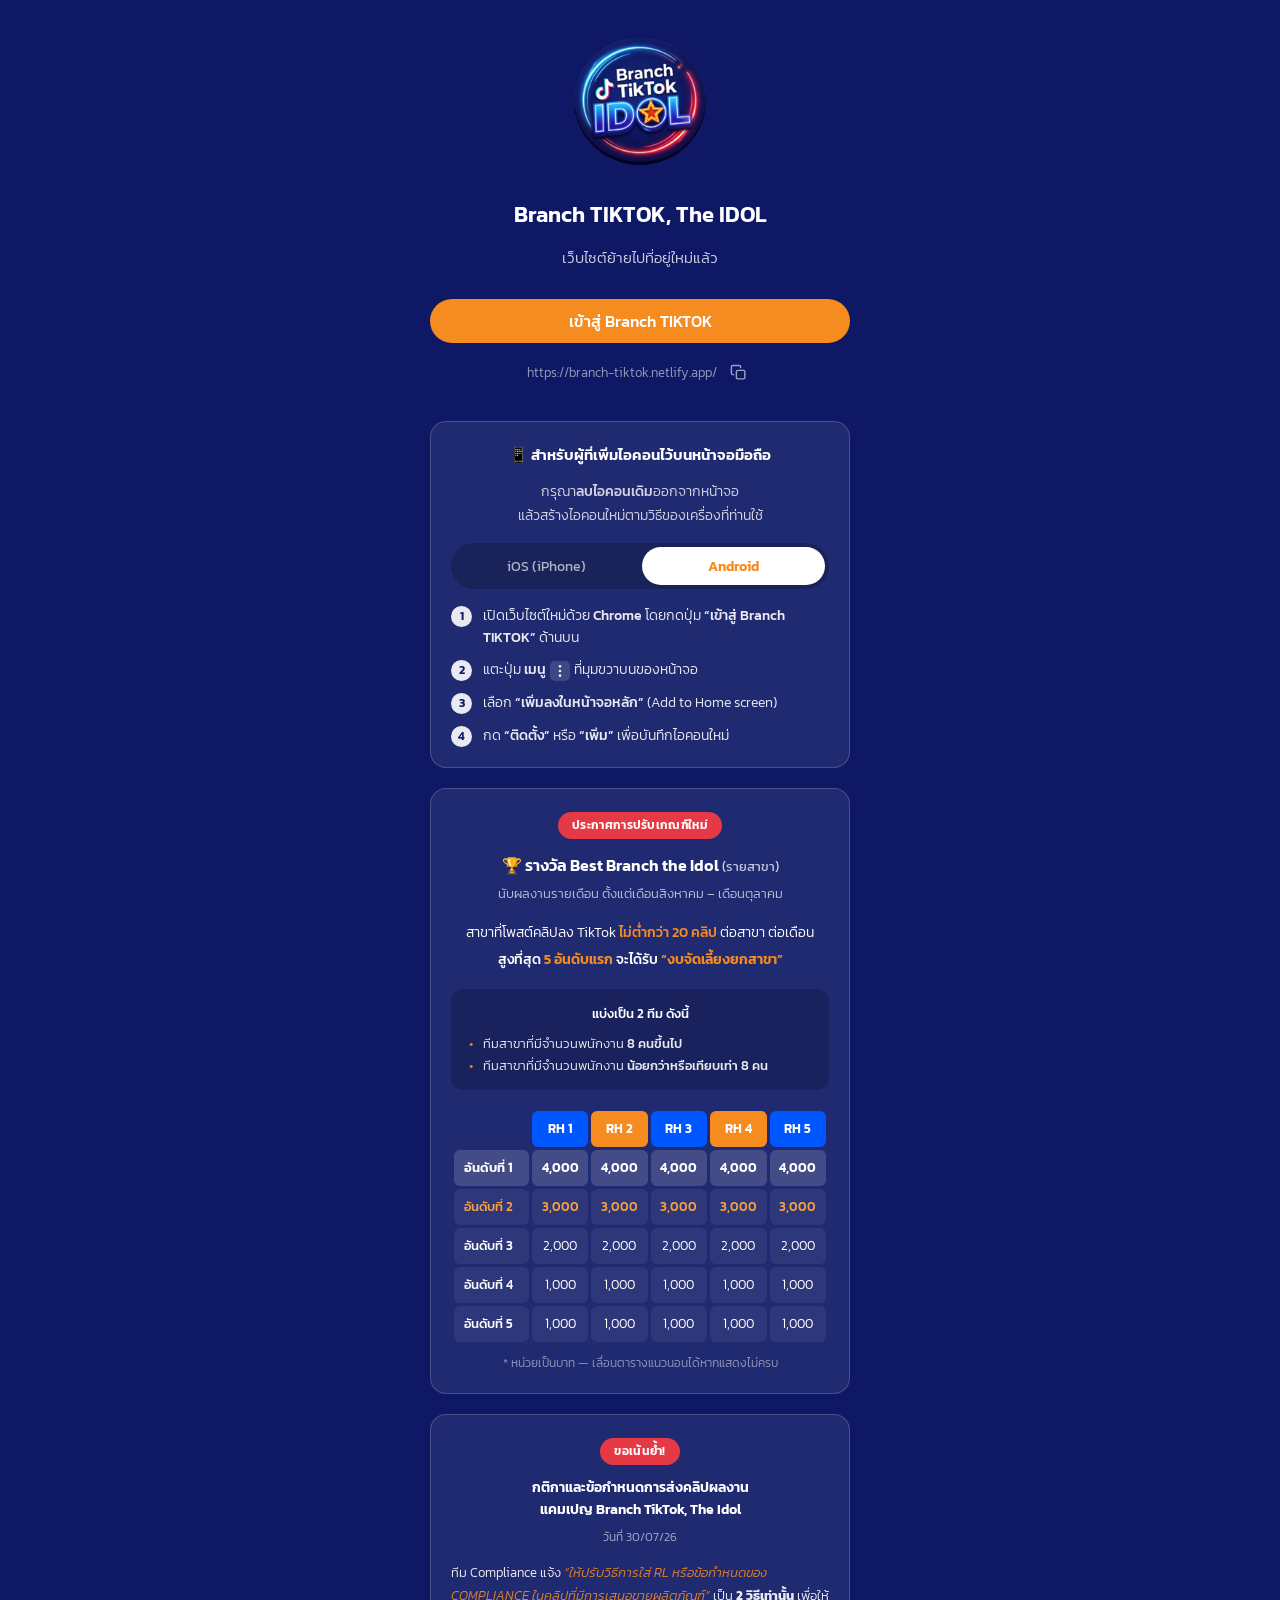
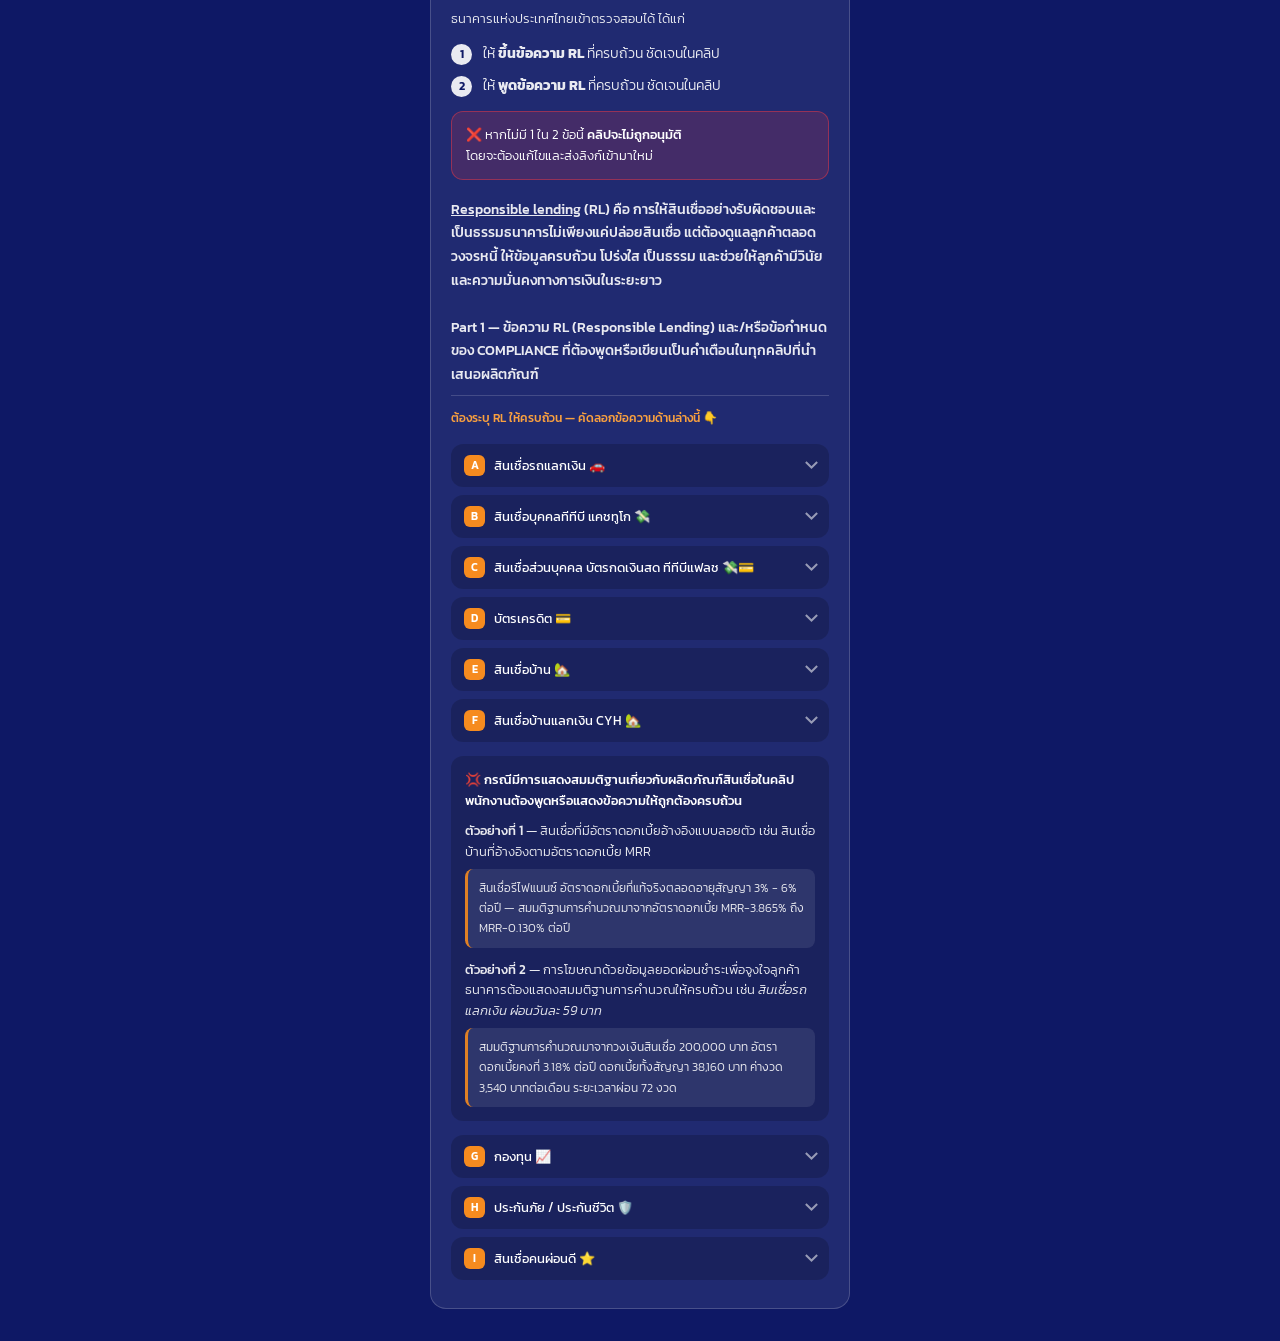
<file: index.html>
<!DOCTYPE html>
<html lang="th">

<head>
    <meta charset="utf-8">
    <meta name="viewport" content="width=device-width, initial-scale=1">
    <meta name="theme-color" content="#0E1865">
    <title>Branch TIKTOK, The IDOL — เข้าสู่เว็บไซต์</title>

    <!-- =====================================================================
     หน้าลิงก์ไปเว็บไซต์ใหม่บน Netlify
     ผู้ใช้ต้องกดปุ่มเอง (ไม่เด้งอัตโนมัติ)
     ===================================================================== -->

    <link rel="icon" type="image/png" sizes="192x192" href="images/icon-192.png">
    <link rel="shortcut icon" href="images/favicon.ico" type="image/x-icon">

    <!-- Google Fonts: Kanit — ฟอนต์มาตรฐานเดียวกับทั้งเว็บ (ดู css/styles.css) -->
    <link rel="preconnect" href="https://fonts.googleapis.com">
    <link rel="preconnect" href="https://fonts.gstatic.com" crossorigin>
    <link href="https://fonts.googleapis.com/css2?family=Kanit:wght@300;400;500;600&display=swap" rel="stylesheet">

    <style>
        * {
            box-sizing: border-box;
        }

        body {
            margin: 0;
            min-height: 100vh;
            display: flex;
            /* ชิดบน — เวลาสลับแท็บแล้วเนื้อหาสูงไม่เท่ากัน หน้าจอจะได้ไม่ขยับขึ้นลง */
            align-items: flex-start;
            justify-content: center;
            padding: 32px 24px;
            background: #0E1865;
            color: #fff;
            text-align: center;
            line-height: 1.75;
            font-family: 'Kanit', sans-serif;
            font-weight: 300;
        }

        .card {
            max-width: 420px;
            width: 100%;
        }

        .logo {
            width: 140px;
            height: 140px;
            margin: 0 auto 24px;
            border-radius: 22px;
            display: block;
        }

        h1 {
            font-size: 22px;
            font-weight: 600;
            margin: 0 0 10px;
        }

        .lead {
            font-size: 15px;
            margin: 0 0 28px;
            opacity: .8;
        }

        .btn {
            display: inline-block;
            width: 100%;
            padding: 10px 32px;
            background: #f68b1f;
            color: #fff;
            font-family: 'Kanit', sans-serif;
            font-size: 16px;
            font-weight: 500;
            line-height: 1.5;
            /* body ตั้ง 1.75 ไว้ ปุ่มจะสูงเกินจำเป็น */
            text-decoration: none;
            border-radius: 999px;
            transition: transform .15s ease, opacity .15s ease;
        }

        .btn:hover {
            opacity: .9;
        }

        .btn:active {
            transform: scale(.97);
        }

        /* แถว URL + ปุ่มไอคอนคัดลอก */
        .url-row {
            display: flex;
            align-items: center;
            justify-content: center;
            gap: 6px;
            margin-top: 16px;
        }

        .url {
            font-size: 13px;
            opacity: .55;
            word-break: break-all;
        }

        /* ปุ่มไอคอนคัดลอก — วางต่อท้าย URL */
        .copy-btn {
            flex-shrink: 0;
            display: inline-flex;
            align-items: center;
            justify-content: center;
            width: 30px;
            height: 30px;
            padding: 0;
            border: 0;
            border-radius: 8px;
            background: transparent;
            color: rgba(255, 255, 255, .6);
            cursor: pointer;
            transition: background .15s ease, color .15s ease, transform .15s ease;
        }

        .copy-btn:hover {
            background: rgba(255, 255, 255, .12);
            color: #fff;
        }

        .copy-btn:active {
            transform: scale(.9);
        }

        /* คัดลอกสำเร็จ — เปลี่ยนเป็นสีส้ม (สีเดียวกับไอคอน active ในแอป) */
        .copy-btn.is-done {
            color: #f97316;
            background: rgba(249, 115, 22, .15);
        }

        .copy-btn svg {
            width: 17px;
            height: 17px;
        }

        /* กล่องแจ้งเตือนสำหรับคนที่เคยเพิ่มไอคอนไว้บนหน้าจอมือถือ */
        .notice {
            margin-top: 32px;
            padding: 20px;
            background: rgba(255, 255, 255, .08);
            border: 1px solid rgba(255, 255, 255, .18);
            border-radius: 16px;
            text-align: left;
        }

        .notice-title {
            font-size: 15px;
            font-weight: 600;
            margin: 0 0 12px;
            text-align: center;
        }

        .notice-lead {
            font-size: 13.5px;
            margin: 0 0 16px;
            opacity: .8;
            text-align: center;
        }

        .notice b {
            font-weight: 500;
        }

        /* แท็บเลือกระบบปฏิบัติการ — แบบ segmented control */
        .tabs {
            display: flex;
            gap: 4px;
            padding: 4px;
            margin-bottom: 16px;
            background: rgba(0, 0, 0, .2);
            border-radius: 999px;
        }

        .tab {
            flex: 1;
            padding: 9px 8px;
            border: 0;
            border-radius: 999px;
            background: transparent;
            color: rgba(255, 255, 255, .65);
            font-family: 'Kanit', sans-serif;
            font-size: 13.5px;
            font-weight: 400;
            cursor: pointer;
            transition: background .15s ease, color .15s ease;
        }

        .tab.is-active {
            background: #fff;
            color: #f68b1f;
            font-weight: 600;
        }

        /* ขั้นตอน — ใช้ counter เองเพื่อทำเลขในวงกลม */
        .steps {
            list-style: none;
            counter-reset: step;
            margin: 0;
            padding: 0;
        }

        .steps li {
            counter-increment: step;
            position: relative;
            padding-left: 32px;
            margin-bottom: 11px;
            font-size: 13.5px;
            line-height: 1.6;
            opacity: .9;
        }

        .steps li:last-child {
            margin-bottom: 0;
        }

        .steps li::before {
            content: counter(step);
            position: absolute;
            left: 0;
            top: 1px;
            width: 21px;
            height: 21px;
            display: flex;
            align-items: center;
            justify-content: center;
            background: #fff;
            color: #0E1865;
            border-radius: 50%;
            font-size: 12px;
            font-weight: 600;
        }

        /* ไอคอนเล็ก ๆ แทรกในบรรทัด (ปุ่มแชร์ของ iOS / ปุ่มเมนูของ Android) */
        .ico {
            display: inline-flex;
            vertical-align: -5px;
            width: 20px;
            height: 20px;
            padding: 2px;
            margin: 0 1px;
            background: rgba(255, 255, 255, .16);
            border-radius: 5px;
        }

        .ico svg {
            width: 100%;
            height: 100%;
        }

        /* ---------- กล่องประกาศรางวัล ---------- */
        .promo {
            position: relative;
            margin-top: 20px;
            padding: 20px;
            background: rgba(255, 255, 255, .08);
            border: 1px solid rgba(255, 255, 255, .18);
            border-radius: 16px;
        }

        .promo-badge {
            display: inline-block;
            margin-bottom: 12px;
            padding: 3px 14px;
            background: #e63946;
            border-radius: 999px;
            font-size: 12px;
            font-weight: 600;
            letter-spacing: .3px;
        }

        .promo-title {
            font-size: 16px;
            font-weight: 600;
            margin: 0 0 4px;
        }

        .promo-title small {
            font-size: 13px;
            font-weight: 400;
            opacity: .75;
        }

        /* ซ่อนจากสายตาแต่ screen reader ยังอ่านได้ (หัวคอลัมน์แรกของตาราง) */
        .sr-only {
            position: absolute;
            width: 1px;
            height: 1px;
            overflow: hidden;
            clip: rect(0 0 0 0);
            white-space: nowrap;
        }

        .promo-period {
            font-size: 12.5px;
            margin: 0 0 16px;
            opacity: .7;
        }

        .promo-cond {
            font-size: 13.5px;
            margin: 0 0 4px;
        }

        .promo-cond em {
            font-style: normal;
            font-weight: 500;
            color: #f68b1f;
        }

        .promo-prize {
            font-size: 14px;
            font-weight: 500;
            margin: 0 0 16px;
        }

        .promo-prize span {
            color: #f68b1f;
            font-weight: 600;
        }

        /* แบ่งทีมตามจำนวนพนักงาน */
        .teams {
            margin: 0 0 18px;
            padding: 14px 16px;
            background: rgba(0, 0, 0, .18);
            border-radius: 12px;
        }

        .teams-label {
            font-size: 13px;
            font-weight: 500;
            margin: 0 0 8px;
        }

        .teams-list {
            list-style: none;
            margin: 0;
            padding: 0;
            text-align: left;
        }

        .teams-list li {
            position: relative;
            padding-left: 16px;
            font-size: 13px;
            line-height: 1.65;
            opacity: .9;
        }

        .teams-list li::before {
            content: "•";
            position: absolute;
            left: 2px;
            color: #f68b1f;
        }

        .teams-list li b {
            font-weight: 500;
        }

        /* ตารางเงินรางวัล — จอแคบให้เลื่อนแนวนอนแทนการบีบตัวอักษร */
        .table-wrap {
            overflow-x: auto;
        }

        .prize-table {
            width: 100%;
            min-width: 340px;
            border-collapse: separate;
            border-spacing: 3px;
            font-size: 12.5px;
        }

        .prize-table th,
        .prize-table td {
            padding: 7px 6px;
            text-align: center;
            border-radius: 6px;
            white-space: nowrap;
        }

        .prize-table thead th {
            color: #fff;
            font-weight: 600;
            background: #0056ff;
        }

        /* สลับสีหัวคอลัมน์ น้ำเงิน–ส้ม ตามต้นฉบับ */
        .prize-table thead th.alt {
            background: #f68b1f;
        }

        .prize-table thead th.blank {
            background: transparent;
        }

        .prize-table td.rank {
            text-align: left;
            padding-left: 10px;
            font-weight: 500;
            background: rgba(255, 255, 255, .06);
        }

        .prize-table td {
            background: rgba(255, 255, 255, .06);
        }

        /* เน้นสองอันดับแรกให้เด่นเหมือนในภาพต้นฉบับ */
        .prize-table tr.top1 td {
            background: rgba(255, 255, 255, .16);
            font-weight: 600;
        }

        .prize-table tr.top2 td {
            color: #f9a03f;
            font-weight: 500;
        }

        .scroll-hint {
            margin: 8px 0 0;
            font-size: 11.5px;
            opacity: .5;
        }

        /* ---------- กล่องกติกา RL / Compliance ---------- */
        .rules {
            margin-top: 20px;
            padding: 20px;
            background: rgba(255, 255, 255, .08);
            border: 1px solid rgba(255, 255, 255, .18);
            border-radius: 16px;
            text-align: left;
        }

        .rules-title {
            font-size: 14px;
            font-weight: 600;
            margin: 0 0 6px;
            text-align: center;
            line-height: 1.6;
        }

        .rules-date {
            font-size: 12px;
            margin: 0 0 14px;
            opacity: .6;
            text-align: center;
        }

        .rules-intro {
            font-size: 13px;
            margin: 0 0 12px;
            opacity: .9;
        }

        .rules-intro q {
            color: #f68b1f;
            font-style: italic;
        }

        /* คำเตือน — คลิปไม่ผ่านถ้าไม่ทำตาม */
        .rules-warn {
            margin: 14px 0 18px;
            padding: 12px 14px;
            background: rgba(230, 57, 70, .18);
            border: 1px solid rgba(230, 57, 70, .5);
            border-radius: 12px;
            font-size: 13px;
            line-height: 1.65;
        }

        .rules-warn b {
            font-weight: 500;
        }

        .part-title {
            font-size: 13.5px;
            font-weight: 500;
            margin: 0 0 12px;
            padding-bottom: 8px;
            border-bottom: 1px solid rgba(255, 255, 255, .18);
            opacity: .9;
        }

        /* หัวข้อพับเก็บได้ — ใช้ <details> ของ HTML ไม่ต้องพึ่ง JS */
        .acc {
            margin-bottom: 8px;
            background: rgba(0, 0, 0, .18);
            border-radius: 12px;
        }

        .acc summary {
            display: flex;
            align-items: center;
            gap: 9px;
            padding: 11px 13px;
            font-size: 13px;
            font-weight: 400;
            line-height: 1.5;
            cursor: pointer;
            list-style: none;
        }

        .acc summary::-webkit-details-marker {
            display: none;
        }

        /* ลูกศรบอกสถานะ พับ/กาง */
        .acc summary::after {
            content: "";
            flex-shrink: 0;
            margin-left: auto;
            width: 7px;
            height: 7px;
            border-right: 2px solid rgba(255, 255, 255, .55);
            border-bottom: 2px solid rgba(255, 255, 255, .55);
            transform: rotate(45deg) translate(-2px, -2px);
            transition: transform .2s ease;
        }

        .acc[open] summary::after {
            transform: rotate(-135deg);
        }

        .acc[open] summary {
            font-weight: 500;
        }

        .acc-tag {
            flex-shrink: 0;
            display: inline-flex;
            align-items: center;
            justify-content: center;
            width: 21px;
            height: 21px;
            background: #f68b1f;
            border-radius: 6px;
            font-size: 11px;
            font-weight: 600;
        }

        .acc-body {
            padding: 0 13px 13px;
        }

        .acc-note {
            margin: 8px 0 0;
            font-size: 12px;
            opacity: .7;
        }

        /* ข้อความ RL ที่ต้องพูดหรือขึ้นในคลิป */
        .rl {
            margin: 0 0 8px;
            padding: 11px 13px;
            background: rgba(255, 255, 255, .1);
            border-left: 3px solid #f68b1f;
            border-radius: 8px;
        }

        .rl:last-child {
            margin-bottom: 0;
        }

        .rl-label {
            margin: 0 0 6px;
            font-size: 11.5px;
            font-weight: 500;
            color: #f9a03f;
        }

        .rl-text {
            margin: 0;
            font-size: 12.5px;
            line-height: 1.75;
            white-space: pre-line;
            /* ขึ้นบรรทัดตามที่พิมพ์ไว้ใน HTML */
            word-break: break-word;
        }

        .rl-copy {
            display: inline-flex;
            align-items: center;
            gap: 6px;
            margin-top: 9px;
            padding: 5px 12px;
            background: rgba(255, 255, 255, .12);
            border: 0;
            border-radius: 999px;
            color: #fff;
            font-family: 'Kanit', sans-serif;
            font-size: 11.5px;
            font-weight: 400;
            cursor: pointer;
            transition: background .15s ease, color .15s ease;
        }

        .rl-copy:hover {
            background: rgba(255, 255, 255, .2);
        }

        .rl-copy.is-done {
            background: rgba(249, 115, 22, .2);
            color: #f9a03f;
        }

        .rl-copy svg {
            width: 13px;
            height: 13px;
            flex-shrink: 0;
        }

        /* กล่องตัวอย่างการแสดงสมมติฐาน */
        .example {
            margin: 14px 0;
            padding: 14px;
            background: rgba(0, 0, 0, .18);
            border-radius: 12px;
        }

        .example-title {
            margin: 0 0 10px;
            font-size: 13px;
            font-weight: 500;
            line-height: 1.6;
        }

        .example-case {
            margin: 0 0 12px;
            font-size: 12.5px;
            line-height: 1.65;
            opacity: .9;
        }

        .example-case:last-child {
            margin-bottom: 0;
        }

        .example-case b {
            font-weight: 500;
        }

        .example-say {
            display: block;
            margin-top: 6px;
            padding: 9px 11px;
            background: rgba(255, 255, 255, .1);
            border-left: 3px solid #f68b1f;
            border-radius: 8px;
            font-size: 12px;
            line-height: 1.7;
        }
    </style>
</head>

<body>
    <div class="card">
        <img class="logo" src="images/icon-192.png" alt="Branch TIKTOK, The IDOL">

        <h1>Branch TIKTOK, The IDOL</h1>
        <p class="lead">เว็บไซต์ย้ายไปที่อยู่ใหม่แล้ว</p>

        <a class="btn" href="https://branch-tiktok.netlify.app/">เข้าสู่ Branch TIKTOK</a>

        <div class="url-row">
            <span class="url">https://branch-tiktok.netlify.app/</span>

            <button type="button" class="copy-btn" id="copyBtn" title="คัดลอกลิงก์" aria-label="คัดลอกลิงก์">
                <span id="copyIcon" aria-hidden="true">
                    <svg viewBox="0 0 24 24" fill="none" stroke="currentColor" stroke-width="2" stroke-linecap="round"
                        stroke-linejoin="round">
                        <rect x="9" y="9" width="12" height="12" rx="2" />
                        <path d="M5 15H4a2 2 0 0 1-2-2V4a2 2 0 0 1 2-2h9a2 2 0 0 1 2 2v1" />
                    </svg>
                </span>
            </button>
        </div>

        <div class="notice">
            <p class="notice-title">📱 สำหรับผู้ที่เพิ่มไอคอนไว้บนหน้าจอมือถือ</p>
            <p class="notice-lead">
                กรุณา<b>ลบไอคอนเดิม</b>ออกจากหน้าจอ<br>
                แล้วสร้างไอคอนใหม่ตามวิธีของเครื่องที่ท่านใช้
            </p>

            <div class="tabs" role="tablist" aria-label="เลือกระบบปฏิบัติการ">
                <button type="button" class="tab" role="tab" id="tab-ios" aria-controls="panel-ios"
                    aria-selected="false">
                    iOS (iPhone)
                </button>
                <button type="button" class="tab is-active" role="tab" id="tab-android" aria-controls="panel-android"
                    aria-selected="true">
                    Android
                </button>
            </div>

            <!-- ขั้นตอนของ iOS — เพิ่มไอคอนได้จาก Safari เท่านั้น -->
            <div class="panel" id="panel-ios" role="tabpanel" aria-labelledby="tab-ios" hidden>
                <ol class="steps">
                    <li>เปิดเว็บไซต์ใหม่ด้วย <b>Safari</b> โดยกดปุ่ม <b>“เข้าสู่ Branch TIKTOK”</b> ด้านบน</li>
                    <li>
                        แตะปุ่ม <b>แชร์</b>
                        <span class="ico" aria-hidden="true">
                            <svg viewBox="0 0 24 24" fill="none" stroke="currentColor" stroke-width="2"
                                stroke-linecap="round" stroke-linejoin="round">
                                <path d="M12 3v13" />
                                <path d="m8 7 4-4 4 4" />
                                <path d="M5 12v7a2 2 0 0 0 2 2h10a2 2 0 0 0 2-2v-7" />
                            </svg>
                        </span>
                        ที่แถบด้านล่างของหน้าจอ
                    </li>
                    <li>เลื่อนหาแล้วเลือก <b>“Add to Home Screen”</b> (เพิ่มไปยังหน้าจอโฮม)</li>
                    <li>กด <b>“Add”</b> มุมขวาบน เพื่อบันทึกไอคอนใหม่</li>
                </ol>
            </div>

            <!-- ขั้นตอนของ Android — ใช้ Chrome -->
            <div class="panel" id="panel-android" role="tabpanel" aria-labelledby="tab-android">
                <ol class="steps">
                    <li>เปิดเว็บไซต์ใหม่ด้วย <b>Chrome</b> โดยกดปุ่ม <b>“เข้าสู่ Branch TIKTOK”</b> ด้านบน</li>
                    <li>
                        แตะปุ่ม <b>เมนู</b>
                        <span class="ico" aria-hidden="true">
                            <svg viewBox="0 0 24 24" fill="currentColor">
                                <circle cx="12" cy="5" r="2" />
                                <circle cx="12" cy="12" r="2" />
                                <circle cx="12" cy="19" r="2" />
                            </svg>
                        </span>
                        ที่มุมขวาบนของหน้าจอ
                    </li>
                    <li>เลือก <b>“เพิ่มลงในหน้าจอหลัก”</b> (Add to Home screen)</li>
                    <li>กด <b>“ติดตั้ง”</b> หรือ <b>“เพิ่ม”</b> เพื่อบันทึกไอคอนใหม่</li>
                </ol>
            </div>
        </div>

        <!-- ประกาศเกณฑ์รางวัลรอบใหม่ -->
        <div class="promo">
            <span class="promo-badge">ประกาศการปรับเกณฑ์ใหม่</span>

            <p class="promo-title">🏆 รางวัล Best Branch the Idol <small>(รายสาขา)</small></p>
            <p class="promo-period">นับผลงานรายเดือน ตั้งแต่เดือนสิงหาคม – เดือนตุลาคม</p>

            <p class="promo-cond">
                สาขาที่โพสต์คลิปลง TikTok <em>ไม่ต่ำกว่า 20 คลิป</em> ต่อสาขา ต่อเดือน
            </p>
            <p class="promo-prize">
                สูงที่สุด <span>5 อันดับแรก</span> จะได้รับ <span>“งบจัดเลี้ยงยกสาขา”</span>
            </p>

            <div class="teams">
                <p class="teams-label">แบ่งเป็น 2 ทีม ดังนี้</p>
                <ul class="teams-list">
                    <li>ทีมสาขาที่มีจำนวนพนักงาน <b>8 คนขึ้นไป</b></li>
                    <li>ทีมสาขาที่มีจำนวนพนักงาน <b>น้อยกว่าหรือเทียบเท่า 8 คน</b></li>
                </ul>
            </div>

            <div class="table-wrap">
                <table class="prize-table">
                    <thead>
                        <tr>
                            <th class="blank" scope="col"><span class="sr-only">อันดับ</span></th>
                            <th scope="col">RH 1</th>
                            <th class="alt" scope="col">RH 2</th>
                            <th scope="col">RH 3</th>
                            <th class="alt" scope="col">RH 4</th>
                            <th scope="col">RH 5</th>
                        </tr>
                    </thead>
                    <tbody>
                        <tr class="top1">
                            <td class="rank">อันดับที่ 1</td>
                            <td>4,000</td>
                            <td>4,000</td>
                            <td>4,000</td>
                            <td>4,000</td>
                            <td>4,000</td>
                        </tr>
                        <tr class="top2">
                            <td class="rank">อันดับที่ 2</td>
                            <td>3,000</td>
                            <td>3,000</td>
                            <td>3,000</td>
                            <td>3,000</td>
                            <td>3,000</td>
                        </tr>
                        <tr>
                            <td class="rank">อันดับที่ 3</td>
                            <td>2,000</td>
                            <td>2,000</td>
                            <td>2,000</td>
                            <td>2,000</td>
                            <td>2,000</td>
                        </tr>
                        <tr>
                            <td class="rank">อันดับที่ 4</td>
                            <td>1,000</td>
                            <td>1,000</td>
                            <td>1,000</td>
                            <td>1,000</td>
                            <td>1,000</td>
                        </tr>
                        <tr>
                            <td class="rank">อันดับที่ 5</td>
                            <td>1,000</td>
                            <td>1,000</td>
                            <td>1,000</td>
                            <td>1,000</td>
                            <td>1,000</td>
                        </tr>
                    </tbody>
                </table>
            </div>

            <p class="scroll-hint">* หน่วยเป็นบาท — เลื่อนตารางแนวนอนได้หากแสดงไม่ครบ</p>
        </div>

        <!-- กติกา RL / Compliance สำหรับการส่งคลิป -->
        <div class="rules">
            <center><span class="promo-badge">ขอเน้นย้ำ!</span></center>

            <p class="rules-title">
                กติกาและข้อกำหนดการส่งคลิปผลงาน<br>
                แคมเปญ Branch TikTok, The Idol
            </p>
            <p class="rules-date">วันที่ 30/07/26</p>

            <p class="rules-intro">
                ทีม Compliance แจ้ง <q>ให้ปรับวิธีการใส่ RL หรือข้อกำหนดของ COMPLIANCE
                    ในคลิปที่มีการเสนอขายผลิตภัณฑ์</q> เป็น <b>2 วิธีเท่านั้น</b>
                เพื่อให้ธนาคารแห่งประเทศไทยเข้าตรวจสอบได้ ได้แก่
            </p>

            <ol class="steps">
                <li>ให้ <b>ขึ้นข้อความ RL</b> ที่ครบถ้วน ชัดเจนในคลิป</li>
                <li>ให้ <b>พูดข้อความ RL</b> ที่ครบถ้วน ชัดเจนในคลิป</li>
            </ol>

            <p class="rules-warn">
                ❌ หากไม่มี 1 ใน 2 ข้อนี้ <b>คลิปจะไม่ถูกอนุมัติ</b><br>
                โดยจะต้องแก้ไขและส่งลิงก์เข้ามาใหม่
            </p>

            <p class="part-title">
                <u>Responsible lending</u> (RL) คือ
                การให้สินเชื่ออย่างรับผิดชอบและเป็นธรรมธนาคารไม่เพียงแค่ปล่อยสินเชื่อ
                แต่ต้องดูแลลูกค้าตลอดวงจรหนี้ ให้ข้อมูลครบถ้วน โปร่งใส เป็นธรรม
                และช่วยให้ลูกค้ามีวินัยและความมั่นคงทางการเงินในระยะยาว<br><br>
                Part 1 — ข้อความ RL (Responsible Lending) และ/หรือข้อกำหนดของ COMPLIANCE
                ที่ต้องพูดหรือเขียนเป็นคำเตือนในทุกคลิปที่นำเสนอผลิตภัณฑ์
            <p class="rl-label">ต้องระบุ RL ให้ครบถ้วน — คัดลอกข้อความด้านล่างนี้ 👇</p>
            </p>

            <!-- A. สินเชื่อรถแลกเงิน -->
            <details class="acc">
                <summary><span class="acc-tag">A</span> สินเชื่อรถแลกเงิน 🚗</summary>
                <div class="acc-body">
                    <div class="rl">
                        <p class="rl-label">แบบโอนเล่ม</p>
                        <p class="rl-text">กู้เท่าที่จำเป็นและชำระคืนไหว อัตราดอกเบี้ยที่แท้จริง 5.93% - 15.00% ต่อปี
                        </p>
                    </div>
                    <div class="rl">
                        <p class="rl-label">แบบไม่โอนเล่ม</p>
                        <p class="rl-text">กู้เท่าที่จำเป็นและชำระคืนไหว อัตราดอกเบี้ยที่แท้จริง 12% - 24% ต่อปี</p>
                    </div>
                </div>
            </details>

            <!-- B. แคชทูโก -->
            <details class="acc">
                <summary><span class="acc-tag">B</span> สินเชื่อบุคคลทีทีบี แคชทูโก 💸</summary>
                <div class="acc-body">
                    <div class="rl">
                        <p class="rl-text">กู้เท่าที่จำเป็นและชำระคืนไหว อัตราดอกเบี้ย 13.99 - 25% ต่อปี</p>
                    </div>
                </div>
            </details>

            <!-- C. ทีทีบีแฟลช -->
            <details class="acc">
                <summary><span class="acc-tag">C</span> สินเชื่อส่วนบุคคล บัตรกดเงินสด ทีทีบีแฟลช 💸💳</summary>
                <div class="acc-body">
                    <div class="rl">
                        <p class="rl-text">กู้เท่าที่จำเป็นและชำระคืนไหว อัตราดอกเบี้ย 25% ต่อปี</p>
                    </div>
                    <div class="rl">
                        <p class="rl-label">กรณีผ่อนชำระที่อัตราดอกเบี้ยร้อยละ 0 ตลอดระยะเวลาการผ่อนชำระ</p>
                        <p class="rl-text">กู้เท่าที่จำเป็นและชำระคืนได้ตามกำหนด จะได้ไม่เสียดอกเบี้ย 25% ต่อปี</p>
                    </div>
                </div>
            </details>

            <!-- D. บัตรเครดิต -->
            <details class="acc">
                <summary><span class="acc-tag">D</span> บัตรเครดิต 💳</summary>
                <div class="acc-body">
                    <div class="rl">
                        <p class="rl-text">ใช้เท่าที่จำเป็นและชำระคืนได้เต็มจำนวนตามกำหนด จะได้ไม่เสียดอกเบี้ย 16% ต่อปี
                        </p>
                    </div>
                </div>
            </details>

            <!-- E. สินเชื่อบ้าน -->
            <details class="acc">
                <summary><span class="acc-tag">E</span> สินเชื่อบ้าน 🏡</summary>
                <div class="acc-body">
                    <div class="rl">
                        <p class="rl-text">กู้เท่าที่จำเป็นและชำระคืนไหว
                            - สินเชื่อรีไฟแนนซ์ อัตราดอกเบี้ยที่แท้จริงตลอดอายุสัญญา 3% - 6% ต่อปี
                            - สมมติฐานการคำนวณมาจากอัตราดอกเบี้ย MRR-3.865% ถึง MRR-0.130% ต่อปี โดยอัตราดอกเบี้ย MRR ณ
                            วันที่ 2 มี.ค. 69 = 7.105% ต่อปี
                            - อัตราดอกเบี้ยลอยตัวสามารถเปลี่ยนแปลงเพิ่มขึ้นหรือลดลงได้
                            - เงื่อนไขเป็นไปตามหลักเกณฑ์ที่ธนาคารกำหนด รายละเอียดการคำนวณเพิ่มเติมดูได้ที่เว็บไซต์
                            www.ttbbank.com</p>
                    </div>
                </div>
            </details>

            <!-- F. บ้านแลกเงิน CYH -->
            <details class="acc">
                <summary><span class="acc-tag">F</span> สินเชื่อบ้านแลกเงิน CYH 🏡</summary>
                <div class="acc-body">
                    <div class="rl">
                        <p class="rl-text">- กู้เท่าที่จำเป็นและชำระคืนไหว ดอกเบี้ยทั้งสัญญา 5% - 11% ต่อปี
                            - ดอกเบี้ยปีแรกเริ่ม 3.99% (MRR - 3.115%) ต่อปี
                            - ดอกเบี้ยเรตเดียวตลอดสัญญา เริ่ม 5.50% (MRR-1.605%) ต่อปี</p>
                    </div>
                </div>
            </details>

            <!-- กรณีแสดงสมมติฐาน — ใช้ได้กับทุกผลิตภัณฑ์ จึงแยกออกมานอกหัวข้อ A-I -->
            <div class="example">
                <p class="example-title">
                    💢 กรณีมีการแสดงสมมติฐานเกี่ยวกับผลิตภัณฑ์สินเชื่อในคลิป
                    พนักงานต้องพูดหรือแสดงข้อความให้ถูกต้องครบถ้วน
                </p>

                <p class="example-case">
                    <b>ตัวอย่างที่ 1</b> — สินเชื่อที่มีอัตราดอกเบี้ยอ้างอิงแบบลอยตัว
                    เช่น สินเชื่อบ้านที่อ้างอิงตามอัตราดอกเบี้ย MRR
                    <span class="example-say">สินเชื่อรีไฟแนนซ์ อัตราดอกเบี้ยที่แท้จริงตลอดอายุสัญญา 3% - 6% ต่อปี —
                        สมมติฐานการคำนวณมาจากอัตราดอกเบี้ย MRR-3.865% ถึง MRR-0.130% ต่อปี</span>
                </p>

                <p class="example-case">
                    <b>ตัวอย่างที่ 2</b> — การโฆษณาด้วยข้อมูลยอดผ่อนชำระเพื่อจูงใจลูกค้า
                    ธนาคารต้องแสดงสมมติฐานการคำนวณให้ครบถ้วน
                    เช่น <i>สินเชื่อรถแลกเงิน ผ่อนวันละ 59 บาท</i>
                    <span class="example-say">สมมติฐานการคำนวณมาจากวงเงินสินเชื่อ 200,000 บาท อัตราดอกเบี้ยคงที่ 3.18%
                        ต่อปี ดอกเบี้ยทั้งสัญญา 38,160 บาท ค่างวด 3,540 บาทต่อเดือน ระยะเวลาผ่อน 72 งวด</span>
                </p>
            </div>

            <!-- G. กองทุน -->
            <details class="acc">
                <summary><span class="acc-tag">G</span> กองทุน 📈</summary>
                <div class="acc-body">
                    <div class="rl">
                        <p class="rl-text">การลงทุนมีความเสี่ยง ผู้ลงทุนควรทำความเข้าใจลักษณะของสินค้า เงื่อนไข ผลตอบแทน
                            และความเสี่ยงก่อนตัดสินใจลงทุน</p>
                    </div>
                    <p class="acc-note">⚠️ ผู้โพสต์ต้องมี IC license</p>
                </div>
            </details>

            <!-- H. ประกัน -->
            <details class="acc">
                <summary><span class="acc-tag">H</span> ประกันภัย / ประกันชีวิต 🛡️</summary>
                <div class="acc-body">
                    <div class="rl">
                        <p class="rl-text">ผู้ซื้อควรทำความเข้าใจในรายละเอียดความคุ้มครอง เงื่อนไข
                            และข้อยกเว้นก่อนตัดสินใจทำประกันภัยทุกครั้ง
                            - ธนาคารทหารไทยธนชาต จำกัด (มหาชน) เป็นเพียงนายหน้าประกันชีวิต/วินาศภัย
                            และรับผิดชอบในฐานะนายหน้าเท่านั้น</p>
                    </div>
                    <p class="acc-note">⚠️ ผู้โพสต์ต้องมีใบอนุญาต นว./นช.</p>
                </div>
            </details>

            <!-- I. สินเชื่อคนผ่อนดี -->
            <details class="acc">
                <summary><span class="acc-tag">I</span> สินเชื่อคนผ่อนดี ⭐</summary>
                <div class="acc-body">
                    <div class="rl">
                        <p class="rl-label">ต้องระบุ RL ให้ครบถ้วน — คัดลอกข้อความด้านล่างนี้ 👇</p>
                        <p class="rl-text">กู้เท่าที่จำเป็นและชำระคืนไหว

                            🚗 สินเชื่อคนผ่อนดี รถแลกเงิน ทีทีบีไดรฟ์ แบบไม่โอนเล่ม อัตราดอกเบี้ยที่แท้จริง 11.11% - 24%
                            ต่อปี ระหว่างวันที่ 3 ส.ค. 69 - 31 ม.ค. 70 พร้อมอนุมัติและเกิดสัญญาภายใน 28 ก.พ. 70

                            💸 สินเชื่อบุคคล ทีทีบี แคชทูโก อัตราดอกเบี้ย 13.99% - 25% ต่อปี | สินเชื่อบ้านรีไฟแนนซ์
                            อัตราดอกเบี้ยที่แท้จริงตลอดอายุสัญญา 3% - 4% ต่อปี • สมมติฐานการคำนวณมาจากอัตราดอกเบี้ย
                            MRR-3.865% ถึง MRR-3.265% ต่อปี

                            🏡 สินเชื่อบ้านแลกเงิน รีไฟแนนซ์ อัตราดอกเบี้ยที่แท้จริงตลอดอายุสัญญา 5% - 7% ต่อปี •
                            สมมติฐานการคำนวณมาจากอัตราดอกเบี้ย MRR-1.505% ถึง MRR-0.905% ต่อปี • อัตราดอกเบี้ย MRR ณ
                            วันที่ 2 มี.ค. 69 = 7.105% ต่อปี • อัตราดอกเบี้ยลอยตัวเปลี่ยนแปลงเพิ่มขึ้นหรือลดลงได้

                            รายละเอียดการคำนวณเพิ่มเติมดูได้ที่เว็บไซต์ www.ttbbank.com •
                            เงื่อนไขและอัตราดอกเบี้ยเป็นไปตามหลักเกณฑ์ที่ธนาคารกำหนด</p>
                    </div>
                </div>
            </details>
        </div>
    </div>

    <script>
        // สลับแท็บ iOS / Android
        (function () {
            var tabs = document.querySelectorAll('.tab');

            function select(id) {
                Array.prototype.forEach.call(tabs, function (tab) {
                    var isOn = (tab.id === id);
                    tab.classList.toggle('is-active', isOn);
                    tab.setAttribute('aria-selected', isOn ? 'true' : 'false');
                    document.getElementById(tab.getAttribute('aria-controls')).hidden = !isOn;
                });
            }

            Array.prototype.forEach.call(tabs, function (tab) {
                tab.addEventListener('click', function () { select(tab.id); });
            });

            // เดาเครื่องที่ผู้ใช้ถืออยู่ แล้วเปิดแท็บนั้นให้เลย จะได้ไม่ต้องกดเอง
            // (iPad รุ่นใหม่รายงานตัวเป็น Mac จึงต้องเช็ค maxTouchPoints ด้วย)
            var isIOS = /iPad|iPhone|iPod/.test(navigator.userAgent) ||
                (navigator.platform === 'MacIntel' && navigator.maxTouchPoints > 1);

            if (isIOS) select('tab-ios');
        })();

        // ปุ่มคัดลอกลิงก์
        (function () {
            var btn = document.getElementById('copyBtn');
            var icon = document.getElementById('copyIcon');

            // ยึด URL จาก href ของปุ่มหลักเป็นหลัก จะได้ไม่ต้องแก้ URL หลายที่
            var URL_TEXT = document.querySelector('.btn').href;

            var ICON_COPY = icon.innerHTML;
            var ICON_DONE =
                '<svg viewBox="0 0 24 24" fill="none" stroke="currentColor"' +
                ' stroke-width="2.5" stroke-linecap="round" stroke-linejoin="round">' +
                '<path d="m20 6-11 11-5-5"/></svg>';

            var timer = null;

            // วิธีสำรองสำหรับเบราว์เซอร์เก่า หรือตอนเปิดผ่าน file:// / http://
            // (navigator.clipboard ใช้ได้เฉพาะบน https เท่านั้น)
            function fallbackCopy(text) {
                var ta = document.createElement('textarea');
                ta.value = text;
                ta.setAttribute('readonly', '');
                ta.style.position = 'fixed';
                ta.style.opacity = '0';
                document.body.appendChild(ta);
                ta.select();
                ta.setSelectionRange(0, ta.value.length);   // iOS ต้องระบุช่วงเอง

                var ok = false;
                try { ok = document.execCommand('copy'); } catch (e) { }

                document.body.removeChild(ta);
                return ok;
            }

            function showResult(ok) {
                if (!ok) {
                    // ไม่แกล้งบอกว่าสำเร็จ — บอกวิธีสำรองไปเลย
                    btn.title = 'คัดลอกไม่สำเร็จ กรุณากดค้างที่ลิงก์เพื่อคัดลอก';
                    return;
                }

                // เปลี่ยนเป็นเครื่องหมายถูกสีส้ม แล้วคืนสภาพเดิมใน 2 วินาที
                icon.innerHTML = ICON_DONE;
                btn.classList.add('is-done');
                btn.title = 'คัดลอกลิงก์แล้ว';

                clearTimeout(timer);
                timer = setTimeout(function () {
                    icon.innerHTML = ICON_COPY;
                    btn.classList.remove('is-done');
                    btn.title = 'คัดลอกลิงก์';
                }, 2000);
            }

            btn.addEventListener('click', function () {
                if (navigator.clipboard && navigator.clipboard.writeText) {
                    navigator.clipboard.writeText(URL_TEXT)
                        .then(function () { showResult(true); })
                        .catch(function () { showResult(fallbackCopy(URL_TEXT)); });
                } else {
                    showResult(fallbackCopy(URL_TEXT));
                }
            });
        })();
    </script>
</body>

</html>
</file>
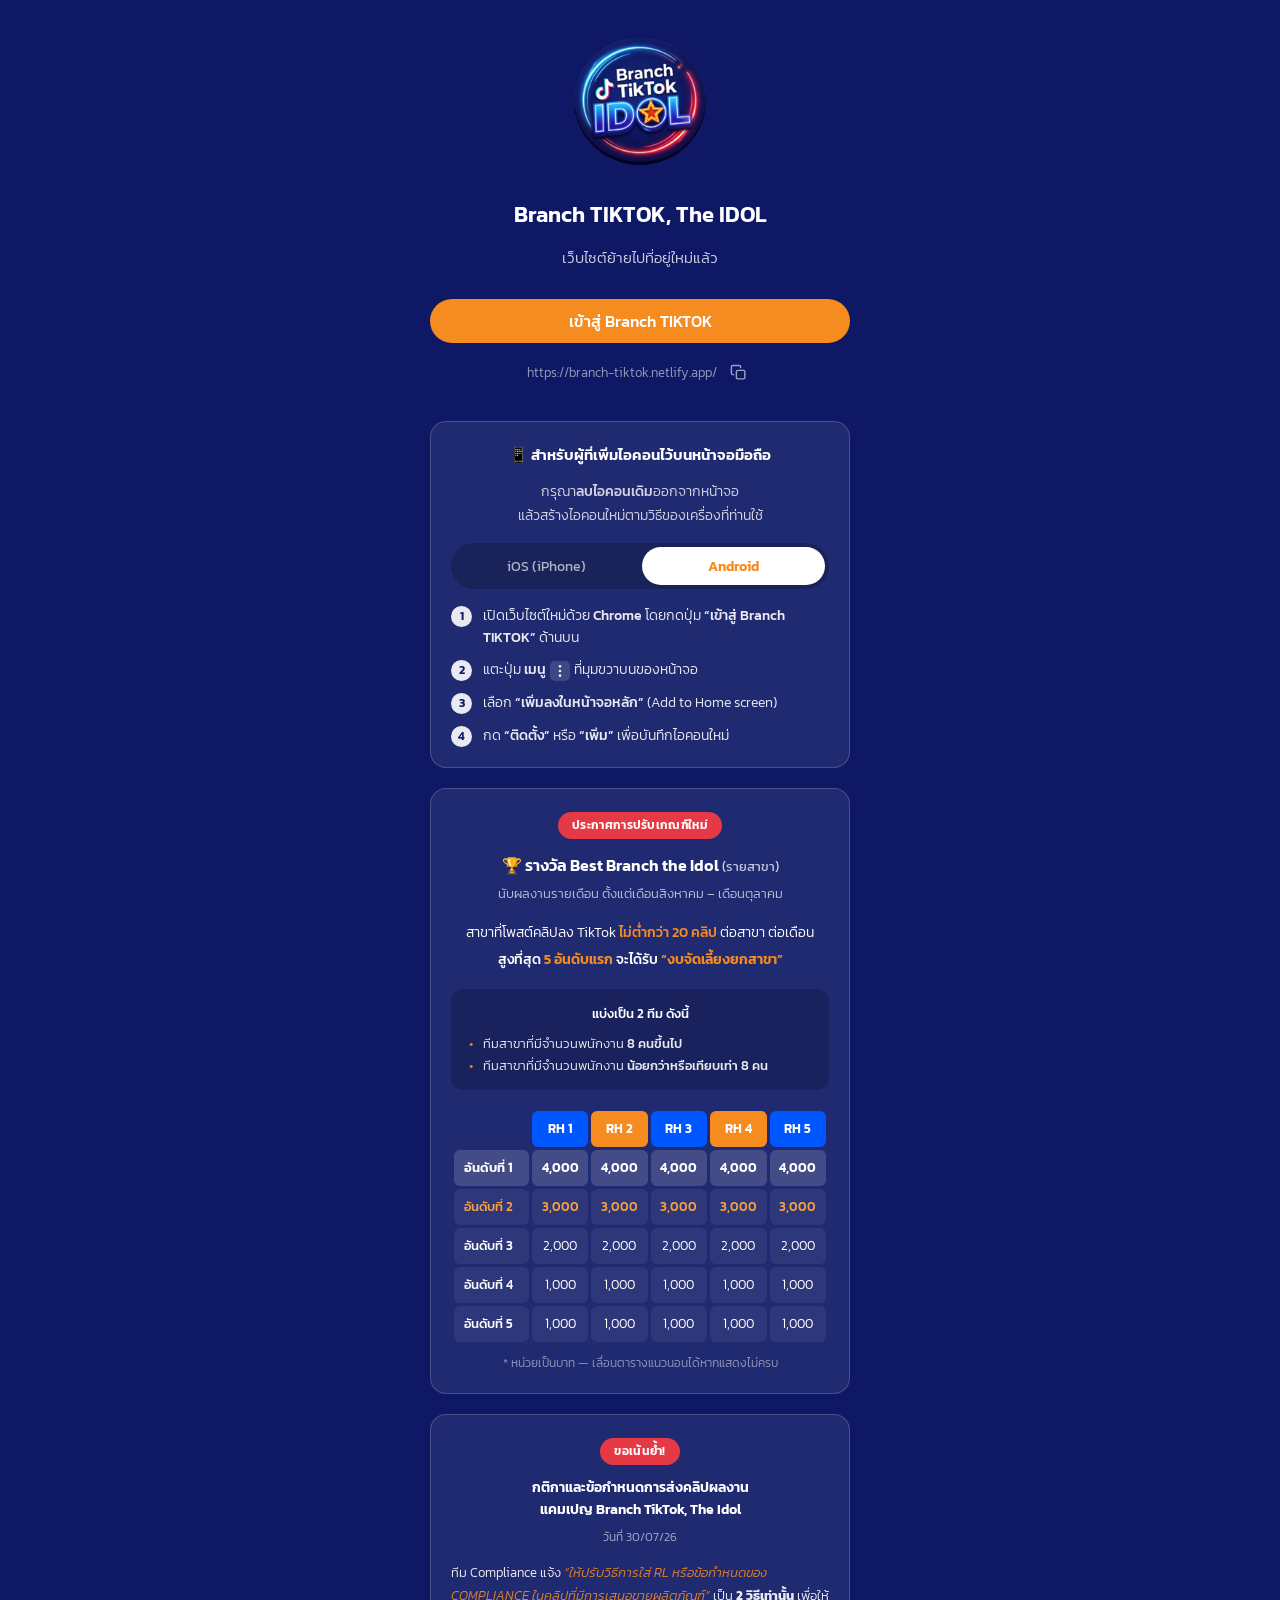
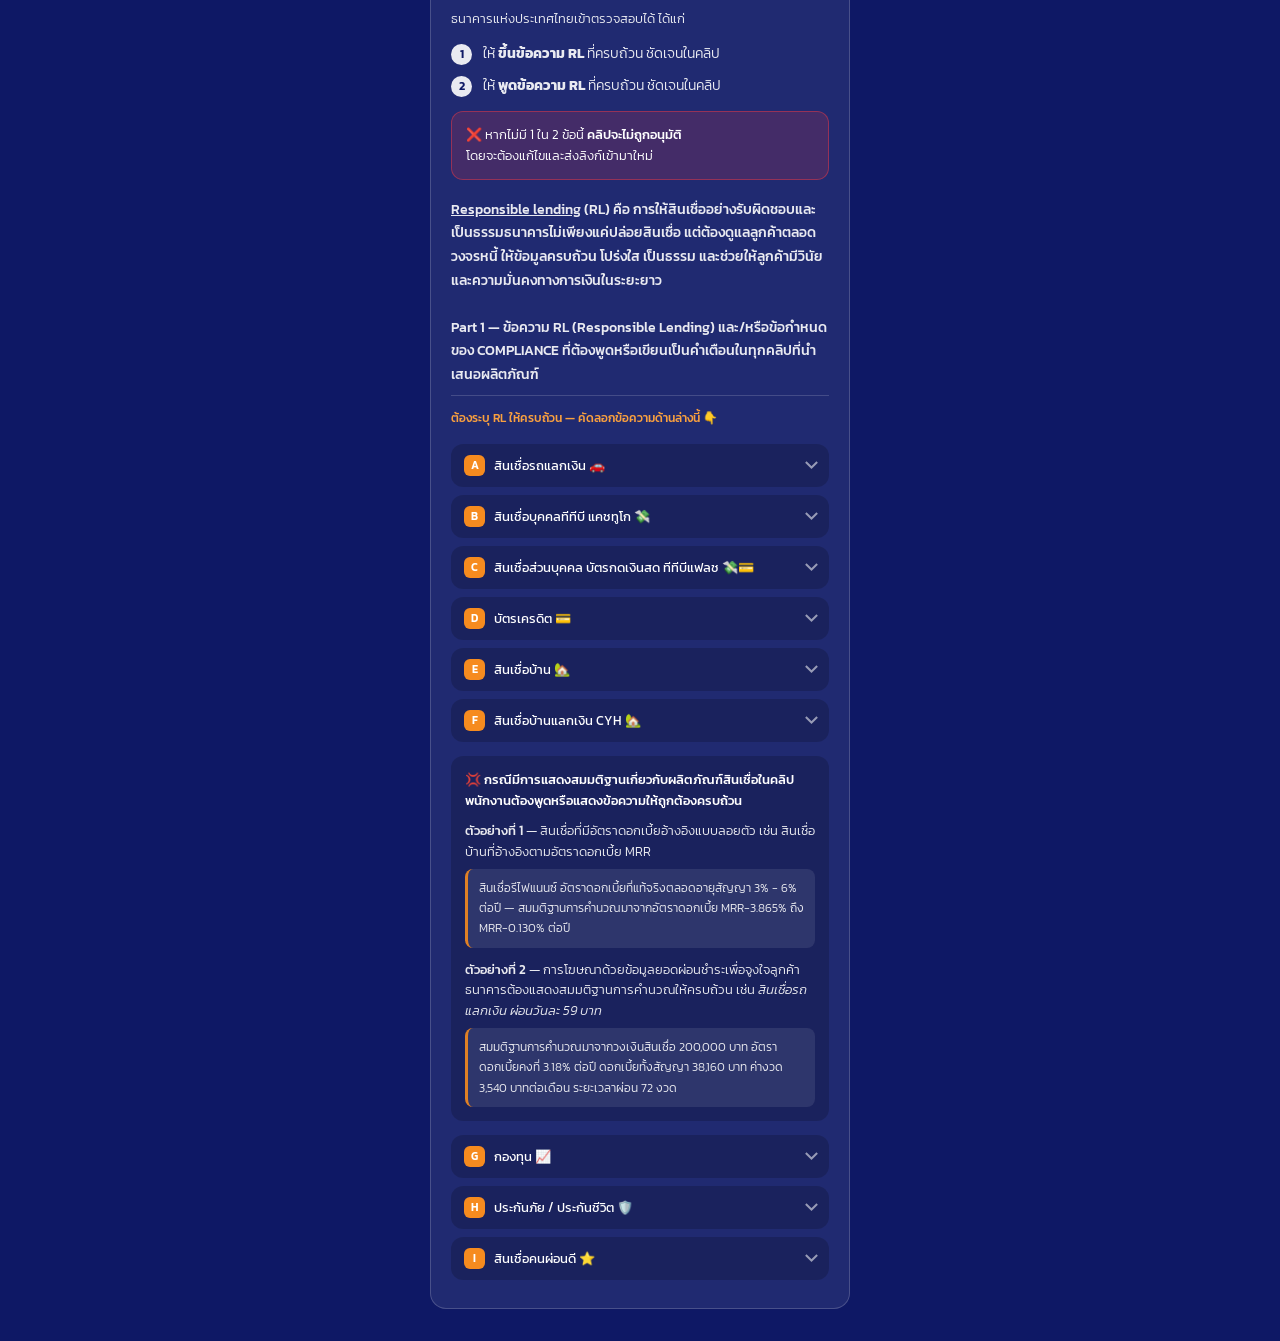
<file: redirect.html>
<!DOCTYPE html>
<html lang="th">

<head>
    <meta charset="utf-8">
    <meta name="viewport" content="width=device-width, initial-scale=1">
    <meta name="theme-color" content="#0E1865">
    <title>Branch TIKTOK, The IDOL — เข้าสู่เว็บไซต์</title>

    <!-- =====================================================================
     หน้าลิงก์ไปเว็บไซต์ใหม่บน Netlify
     ผู้ใช้ต้องกดปุ่มเอง (ไม่เด้งอัตโนมัติ)
     ===================================================================== -->

    <link rel="icon" type="image/png" sizes="192x192" href="images/icon-192.png">
    <link rel="shortcut icon" href="images/favicon.ico" type="image/x-icon">

    <!-- Google Fonts: Kanit — ฟอนต์มาตรฐานเดียวกับทั้งเว็บ (ดู css/styles.css) -->
    <link rel="preconnect" href="https://fonts.googleapis.com">
    <link rel="preconnect" href="https://fonts.gstatic.com" crossorigin>
    <link href="https://fonts.googleapis.com/css2?family=Kanit:wght@300;400;500;600&display=swap" rel="stylesheet">

    <style>
        * {
            box-sizing: border-box;
        }

        body {
            margin: 0;
            min-height: 100vh;
            display: flex;
            /* ชิดบน — เวลาสลับแท็บแล้วเนื้อหาสูงไม่เท่ากัน หน้าจอจะได้ไม่ขยับขึ้นลง */
            align-items: flex-start;
            justify-content: center;
            padding: 32px 24px;
            background: #0E1865;
            color: #fff;
            text-align: center;
            line-height: 1.75;
            font-family: 'Kanit', sans-serif;
            font-weight: 300;
        }

        .card {
            max-width: 420px;
            width: 100%;
        }

        .logo {
            width: 140px;
            height: 140px;
            margin: 0 auto 24px;
            border-radius: 22px;
            display: block;
        }

        h1 {
            font-size: 22px;
            font-weight: 600;
            margin: 0 0 10px;
        }

        .lead {
            font-size: 15px;
            margin: 0 0 28px;
            opacity: .8;
        }

        .btn {
            display: inline-block;
            width: 100%;
            padding: 10px 32px;
            background: #f68b1f;
            color: #fff;
            font-family: 'Kanit', sans-serif;
            font-size: 16px;
            font-weight: 500;
            line-height: 1.5;
            /* body ตั้ง 1.75 ไว้ ปุ่มจะสูงเกินจำเป็น */
            text-decoration: none;
            border-radius: 999px;
            transition: transform .15s ease, opacity .15s ease;
        }

        .btn:hover {
            opacity: .9;
        }

        .btn:active {
            transform: scale(.97);
        }

        /* แถว URL + ปุ่มไอคอนคัดลอก */
        .url-row {
            display: flex;
            align-items: center;
            justify-content: center;
            gap: 6px;
            margin-top: 16px;
        }

        .url {
            font-size: 13px;
            opacity: .55;
            word-break: break-all;
        }

        /* ปุ่มไอคอนคัดลอก — วางต่อท้าย URL */
        .copy-btn {
            flex-shrink: 0;
            display: inline-flex;
            align-items: center;
            justify-content: center;
            width: 30px;
            height: 30px;
            padding: 0;
            border: 0;
            border-radius: 8px;
            background: transparent;
            color: rgba(255, 255, 255, .6);
            cursor: pointer;
            transition: background .15s ease, color .15s ease, transform .15s ease;
        }

        .copy-btn:hover {
            background: rgba(255, 255, 255, .12);
            color: #fff;
        }

        .copy-btn:active {
            transform: scale(.9);
        }

        /* คัดลอกสำเร็จ — เปลี่ยนเป็นสีส้ม (สีเดียวกับไอคอน active ในแอป) */
        .copy-btn.is-done {
            color: #f97316;
            background: rgba(249, 115, 22, .15);
        }

        .copy-btn svg {
            width: 17px;
            height: 17px;
        }

        /* กล่องแจ้งเตือนสำหรับคนที่เคยเพิ่มไอคอนไว้บนหน้าจอมือถือ */
        .notice {
            margin-top: 32px;
            padding: 20px;
            background: rgba(255, 255, 255, .08);
            border: 1px solid rgba(255, 255, 255, .18);
            border-radius: 16px;
            text-align: left;
        }

        .notice-title {
            font-size: 15px;
            font-weight: 600;
            margin: 0 0 12px;
            text-align: center;
        }

        .notice-lead {
            font-size: 13.5px;
            margin: 0 0 16px;
            opacity: .8;
            text-align: center;
        }

        .notice b {
            font-weight: 500;
        }

        /* แท็บเลือกระบบปฏิบัติการ — แบบ segmented control */
        .tabs {
            display: flex;
            gap: 4px;
            padding: 4px;
            margin-bottom: 16px;
            background: rgba(0, 0, 0, .2);
            border-radius: 999px;
        }

        .tab {
            flex: 1;
            padding: 9px 8px;
            border: 0;
            border-radius: 999px;
            background: transparent;
            color: rgba(255, 255, 255, .65);
            font-family: 'Kanit', sans-serif;
            font-size: 13.5px;
            font-weight: 400;
            cursor: pointer;
            transition: background .15s ease, color .15s ease;
        }

        .tab.is-active {
            background: #fff;
            color: #f68b1f;
            font-weight: 600;
        }

        /* ขั้นตอน — ใช้ counter เองเพื่อทำเลขในวงกลม */
        .steps {
            list-style: none;
            counter-reset: step;
            margin: 0;
            padding: 0;
        }

        .steps li {
            counter-increment: step;
            position: relative;
            padding-left: 32px;
            margin-bottom: 11px;
            font-size: 13.5px;
            line-height: 1.6;
            opacity: .9;
        }

        .steps li:last-child {
            margin-bottom: 0;
        }

        .steps li::before {
            content: counter(step);
            position: absolute;
            left: 0;
            top: 1px;
            width: 21px;
            height: 21px;
            display: flex;
            align-items: center;
            justify-content: center;
            background: #fff;
            color: #0E1865;
            border-radius: 50%;
            font-size: 12px;
            font-weight: 600;
        }

        /* ไอคอนเล็ก ๆ แทรกในบรรทัด (ปุ่มแชร์ของ iOS / ปุ่มเมนูของ Android) */
        .ico {
            display: inline-flex;
            vertical-align: -5px;
            width: 20px;
            height: 20px;
            padding: 2px;
            margin: 0 1px;
            background: rgba(255, 255, 255, .16);
            border-radius: 5px;
        }

        .ico svg {
            width: 100%;
            height: 100%;
        }

        /* ---------- กล่องประกาศรางวัล ---------- */
        .promo {
            position: relative;
            margin-top: 20px;
            padding: 20px;
            background: rgba(255, 255, 255, .08);
            border: 1px solid rgba(255, 255, 255, .18);
            border-radius: 16px;
        }

        .promo-badge {
            display: inline-block;
            margin-bottom: 12px;
            padding: 3px 14px;
            background: #e63946;
            border-radius: 999px;
            font-size: 12px;
            font-weight: 600;
            letter-spacing: .3px;
        }

        .promo-title {
            font-size: 16px;
            font-weight: 600;
            margin: 0 0 4px;
        }

        .promo-title small {
            font-size: 13px;
            font-weight: 400;
            opacity: .75;
        }

        /* ซ่อนจากสายตาแต่ screen reader ยังอ่านได้ (หัวคอลัมน์แรกของตาราง) */
        .sr-only {
            position: absolute;
            width: 1px;
            height: 1px;
            overflow: hidden;
            clip: rect(0 0 0 0);
            white-space: nowrap;
        }

        .promo-period {
            font-size: 12.5px;
            margin: 0 0 16px;
            opacity: .7;
        }

        .promo-cond {
            font-size: 13.5px;
            margin: 0 0 4px;
        }

        .promo-cond em {
            font-style: normal;
            font-weight: 500;
            color: #f68b1f;
        }

        .promo-prize {
            font-size: 14px;
            font-weight: 500;
            margin: 0 0 16px;
        }

        .promo-prize span {
            color: #f68b1f;
            font-weight: 600;
        }

        /* แบ่งทีมตามจำนวนพนักงาน */
        .teams {
            margin: 0 0 18px;
            padding: 14px 16px;
            background: rgba(0, 0, 0, .18);
            border-radius: 12px;
        }

        .teams-label {
            font-size: 13px;
            font-weight: 500;
            margin: 0 0 8px;
        }

        .teams-list {
            list-style: none;
            margin: 0;
            padding: 0;
            text-align: left;
        }

        .teams-list li {
            position: relative;
            padding-left: 16px;
            font-size: 13px;
            line-height: 1.65;
            opacity: .9;
        }

        .teams-list li::before {
            content: "•";
            position: absolute;
            left: 2px;
            color: #f68b1f;
        }

        .teams-list li b {
            font-weight: 500;
        }

        /* ตารางเงินรางวัล — จอแคบให้เลื่อนแนวนอนแทนการบีบตัวอักษร */
        .table-wrap {
            overflow-x: auto;
        }

        .prize-table {
            width: 100%;
            min-width: 340px;
            border-collapse: separate;
            border-spacing: 3px;
            font-size: 12.5px;
        }

        .prize-table th,
        .prize-table td {
            padding: 7px 6px;
            text-align: center;
            border-radius: 6px;
            white-space: nowrap;
        }

        .prize-table thead th {
            color: #fff;
            font-weight: 600;
            background: #0056ff;
        }

        /* สลับสีหัวคอลัมน์ น้ำเงิน–ส้ม ตามต้นฉบับ */
        .prize-table thead th.alt {
            background: #f68b1f;
        }

        .prize-table thead th.blank {
            background: transparent;
        }

        .prize-table td.rank {
            text-align: left;
            padding-left: 10px;
            font-weight: 500;
            background: rgba(255, 255, 255, .06);
        }

        .prize-table td {
            background: rgba(255, 255, 255, .06);
        }

        /* เน้นสองอันดับแรกให้เด่นเหมือนในภาพต้นฉบับ */
        .prize-table tr.top1 td {
            background: rgba(255, 255, 255, .16);
            font-weight: 600;
        }

        .prize-table tr.top2 td {
            color: #f9a03f;
            font-weight: 500;
        }

        .scroll-hint {
            margin: 8px 0 0;
            font-size: 11.5px;
            opacity: .5;
        }

        /* ---------- กล่องกติกา RL / Compliance ---------- */
        .rules {
            margin-top: 20px;
            padding: 20px;
            background: rgba(255, 255, 255, .08);
            border: 1px solid rgba(255, 255, 255, .18);
            border-radius: 16px;
            text-align: left;
        }

        .rules-title {
            font-size: 14px;
            font-weight: 600;
            margin: 0 0 6px;
            text-align: center;
            line-height: 1.6;
        }

        .rules-date {
            font-size: 12px;
            margin: 0 0 14px;
            opacity: .6;
            text-align: center;
        }

        .rules-intro {
            font-size: 13px;
            margin: 0 0 12px;
            opacity: .9;
        }

        .rules-intro q {
            color: #f68b1f;
            font-style: italic;
        }

        /* คำเตือน — คลิปไม่ผ่านถ้าไม่ทำตาม */
        .rules-warn {
            margin: 14px 0 18px;
            padding: 12px 14px;
            background: rgba(230, 57, 70, .18);
            border: 1px solid rgba(230, 57, 70, .5);
            border-radius: 12px;
            font-size: 13px;
            line-height: 1.65;
        }

        .rules-warn b {
            font-weight: 500;
        }

        .part-title {
            font-size: 13.5px;
            font-weight: 500;
            margin: 0 0 12px;
            padding-bottom: 8px;
            border-bottom: 1px solid rgba(255, 255, 255, .18);
            opacity: .9;
        }

        /* หัวข้อพับเก็บได้ — ใช้ <details> ของ HTML ไม่ต้องพึ่ง JS */
        .acc {
            margin-bottom: 8px;
            background: rgba(0, 0, 0, .18);
            border-radius: 12px;
        }

        .acc summary {
            display: flex;
            align-items: center;
            gap: 9px;
            padding: 11px 13px;
            font-size: 13px;
            font-weight: 400;
            line-height: 1.5;
            cursor: pointer;
            list-style: none;
        }

        .acc summary::-webkit-details-marker {
            display: none;
        }

        /* ลูกศรบอกสถานะ พับ/กาง */
        .acc summary::after {
            content: "";
            flex-shrink: 0;
            margin-left: auto;
            width: 7px;
            height: 7px;
            border-right: 2px solid rgba(255, 255, 255, .55);
            border-bottom: 2px solid rgba(255, 255, 255, .55);
            transform: rotate(45deg) translate(-2px, -2px);
            transition: transform .2s ease;
        }

        .acc[open] summary::after {
            transform: rotate(-135deg);
        }

        .acc[open] summary {
            font-weight: 500;
        }

        .acc-tag {
            flex-shrink: 0;
            display: inline-flex;
            align-items: center;
            justify-content: center;
            width: 21px;
            height: 21px;
            background: #f68b1f;
            border-radius: 6px;
            font-size: 11px;
            font-weight: 600;
        }

        .acc-body {
            padding: 0 13px 13px;
        }

        .acc-note {
            margin: 8px 0 0;
            font-size: 12px;
            opacity: .7;
        }

        /* ข้อความ RL ที่ต้องพูดหรือขึ้นในคลิป */
        .rl {
            margin: 0 0 8px;
            padding: 11px 13px;
            background: rgba(255, 255, 255, .1);
            border-left: 3px solid #f68b1f;
            border-radius: 8px;
        }

        .rl:last-child {
            margin-bottom: 0;
        }

        .rl-label {
            margin: 0 0 6px;
            font-size: 11.5px;
            font-weight: 500;
            color: #f9a03f;
        }

        .rl-text {
            margin: 0;
            font-size: 12.5px;
            line-height: 1.75;
            white-space: pre-line;
            /* ขึ้นบรรทัดตามที่พิมพ์ไว้ใน HTML */
            word-break: break-word;
        }

        .rl-copy {
            display: inline-flex;
            align-items: center;
            gap: 6px;
            margin-top: 9px;
            padding: 5px 12px;
            background: rgba(255, 255, 255, .12);
            border: 0;
            border-radius: 999px;
            color: #fff;
            font-family: 'Kanit', sans-serif;
            font-size: 11.5px;
            font-weight: 400;
            cursor: pointer;
            transition: background .15s ease, color .15s ease;
        }

        .rl-copy:hover {
            background: rgba(255, 255, 255, .2);
        }

        .rl-copy.is-done {
            background: rgba(249, 115, 22, .2);
            color: #f9a03f;
        }

        .rl-copy svg {
            width: 13px;
            height: 13px;
            flex-shrink: 0;
        }

        /* กล่องตัวอย่างการแสดงสมมติฐาน */
        .example {
            margin: 14px 0;
            padding: 14px;
            background: rgba(0, 0, 0, .18);
            border-radius: 12px;
        }

        .example-title {
            margin: 0 0 10px;
            font-size: 13px;
            font-weight: 500;
            line-height: 1.6;
        }

        .example-case {
            margin: 0 0 12px;
            font-size: 12.5px;
            line-height: 1.65;
            opacity: .9;
        }

        .example-case:last-child {
            margin-bottom: 0;
        }

        .example-case b {
            font-weight: 500;
        }

        .example-say {
            display: block;
            margin-top: 6px;
            padding: 9px 11px;
            background: rgba(255, 255, 255, .1);
            border-left: 3px solid #f68b1f;
            border-radius: 8px;
            font-size: 12px;
            line-height: 1.7;
        }
    </style>
</head>

<body>
    <div class="card">
        <img class="logo" src="images/icon-192.png" alt="Branch TIKTOK, The IDOL">

        <h1>Branch TIKTOK, The IDOL</h1>
        <p class="lead">เว็บไซต์ย้ายไปที่อยู่ใหม่แล้ว</p>

        <a class="btn" href="https://branch-tiktok.netlify.app/">เข้าสู่ Branch TIKTOK</a>

        <div class="url-row">
            <span class="url">https://branch-tiktok.netlify.app/</span>

            <button type="button" class="copy-btn" id="copyBtn" title="คัดลอกลิงก์" aria-label="คัดลอกลิงก์">
                <span id="copyIcon" aria-hidden="true">
                    <svg viewBox="0 0 24 24" fill="none" stroke="currentColor" stroke-width="2" stroke-linecap="round"
                        stroke-linejoin="round">
                        <rect x="9" y="9" width="12" height="12" rx="2" />
                        <path d="M5 15H4a2 2 0 0 1-2-2V4a2 2 0 0 1 2-2h9a2 2 0 0 1 2 2v1" />
                    </svg>
                </span>
            </button>
        </div>

        <div class="notice">
            <p class="notice-title">📱 สำหรับผู้ที่เพิ่มไอคอนไว้บนหน้าจอมือถือ</p>
            <p class="notice-lead">
                กรุณา<b>ลบไอคอนเดิม</b>ออกจากหน้าจอ<br>
                แล้วสร้างไอคอนใหม่ตามวิธีของเครื่องที่ท่านใช้
            </p>

            <div class="tabs" role="tablist" aria-label="เลือกระบบปฏิบัติการ">
                <button type="button" class="tab" role="tab" id="tab-ios" aria-controls="panel-ios"
                    aria-selected="false">
                    iOS (iPhone)
                </button>
                <button type="button" class="tab is-active" role="tab" id="tab-android" aria-controls="panel-android"
                    aria-selected="true">
                    Android
                </button>
            </div>

            <!-- ขั้นตอนของ iOS — เพิ่มไอคอนได้จาก Safari เท่านั้น -->
            <div class="panel" id="panel-ios" role="tabpanel" aria-labelledby="tab-ios" hidden>
                <ol class="steps">
                    <li>เปิดเว็บไซต์ใหม่ด้วย <b>Safari</b> โดยกดปุ่ม <b>“เข้าสู่ Branch TIKTOK”</b> ด้านบน</li>
                    <li>
                        แตะปุ่ม <b>แชร์</b>
                        <span class="ico" aria-hidden="true">
                            <svg viewBox="0 0 24 24" fill="none" stroke="currentColor" stroke-width="2"
                                stroke-linecap="round" stroke-linejoin="round">
                                <path d="M12 3v13" />
                                <path d="m8 7 4-4 4 4" />
                                <path d="M5 12v7a2 2 0 0 0 2 2h10a2 2 0 0 0 2-2v-7" />
                            </svg>
                        </span>
                        ที่แถบด้านล่างของหน้าจอ
                    </li>
                    <li>เลื่อนหาแล้วเลือก <b>“Add to Home Screen”</b> (เพิ่มไปยังหน้าจอโฮม)</li>
                    <li>กด <b>“Add”</b> มุมขวาบน เพื่อบันทึกไอคอนใหม่</li>
                </ol>
            </div>

            <!-- ขั้นตอนของ Android — ใช้ Chrome -->
            <div class="panel" id="panel-android" role="tabpanel" aria-labelledby="tab-android">
                <ol class="steps">
                    <li>เปิดเว็บไซต์ใหม่ด้วย <b>Chrome</b> โดยกดปุ่ม <b>“เข้าสู่ Branch TIKTOK”</b> ด้านบน</li>
                    <li>
                        แตะปุ่ม <b>เมนู</b>
                        <span class="ico" aria-hidden="true">
                            <svg viewBox="0 0 24 24" fill="currentColor">
                                <circle cx="12" cy="5" r="2" />
                                <circle cx="12" cy="12" r="2" />
                                <circle cx="12" cy="19" r="2" />
                            </svg>
                        </span>
                        ที่มุมขวาบนของหน้าจอ
                    </li>
                    <li>เลือก <b>“เพิ่มลงในหน้าจอหลัก”</b> (Add to Home screen)</li>
                    <li>กด <b>“ติดตั้ง”</b> หรือ <b>“เพิ่ม”</b> เพื่อบันทึกไอคอนใหม่</li>
                </ol>
            </div>
        </div>

        <!-- ประกาศเกณฑ์รางวัลรอบใหม่ -->
        <div class="promo">
            <span class="promo-badge">ประกาศการปรับเกณฑ์ใหม่</span>

            <p class="promo-title">🏆 รางวัล Best Branch the Idol <small>(รายสาขา)</small></p>
            <p class="promo-period">นับผลงานรายเดือน ตั้งแต่เดือนสิงหาคม – เดือนตุลาคม</p>

            <p class="promo-cond">
                สาขาที่โพสต์คลิปลง TikTok <em>ไม่ต่ำกว่า 20 คลิป</em> ต่อสาขา ต่อเดือน
            </p>
            <p class="promo-prize">
                สูงที่สุด <span>5 อันดับแรก</span> จะได้รับ <span>“งบจัดเลี้ยงยกสาขา”</span>
            </p>

            <div class="teams">
                <p class="teams-label">แบ่งเป็น 2 ทีม ดังนี้</p>
                <ul class="teams-list">
                    <li>ทีมสาขาที่มีจำนวนพนักงาน <b>8 คนขึ้นไป</b></li>
                    <li>ทีมสาขาที่มีจำนวนพนักงาน <b>น้อยกว่าหรือเทียบเท่า 8 คน</b></li>
                </ul>
            </div>

            <div class="table-wrap">
                <table class="prize-table">
                    <thead>
                        <tr>
                            <th class="blank" scope="col"><span class="sr-only">อันดับ</span></th>
                            <th scope="col">RH 1</th>
                            <th class="alt" scope="col">RH 2</th>
                            <th scope="col">RH 3</th>
                            <th class="alt" scope="col">RH 4</th>
                            <th scope="col">RH 5</th>
                        </tr>
                    </thead>
                    <tbody>
                        <tr class="top1">
                            <td class="rank">อันดับที่ 1</td>
                            <td>4,000</td>
                            <td>4,000</td>
                            <td>4,000</td>
                            <td>4,000</td>
                            <td>4,000</td>
                        </tr>
                        <tr class="top2">
                            <td class="rank">อันดับที่ 2</td>
                            <td>3,000</td>
                            <td>3,000</td>
                            <td>3,000</td>
                            <td>3,000</td>
                            <td>3,000</td>
                        </tr>
                        <tr>
                            <td class="rank">อันดับที่ 3</td>
                            <td>2,000</td>
                            <td>2,000</td>
                            <td>2,000</td>
                            <td>2,000</td>
                            <td>2,000</td>
                        </tr>
                        <tr>
                            <td class="rank">อันดับที่ 4</td>
                            <td>1,000</td>
                            <td>1,000</td>
                            <td>1,000</td>
                            <td>1,000</td>
                            <td>1,000</td>
                        </tr>
                        <tr>
                            <td class="rank">อันดับที่ 5</td>
                            <td>1,000</td>
                            <td>1,000</td>
                            <td>1,000</td>
                            <td>1,000</td>
                            <td>1,000</td>
                        </tr>
                    </tbody>
                </table>
            </div>

            <p class="scroll-hint">* หน่วยเป็นบาท — เลื่อนตารางแนวนอนได้หากแสดงไม่ครบ</p>
        </div>

        <!-- กติกา RL / Compliance สำหรับการส่งคลิป -->
        <div class="rules">
            <center><span class="promo-badge">ขอเน้นย้ำ!</span></center>

            <p class="rules-title">
                กติกาและข้อกำหนดการส่งคลิปผลงาน<br>
                แคมเปญ Branch TikTok, The Idol
            </p>
            <p class="rules-date">วันที่ 30/07/26</p>

            <p class="rules-intro">
                ทีม Compliance แจ้ง <q>ให้ปรับวิธีการใส่ RL หรือข้อกำหนดของ COMPLIANCE
                    ในคลิปที่มีการเสนอขายผลิตภัณฑ์</q> เป็น <b>2 วิธีเท่านั้น</b>
                เพื่อให้ธนาคารแห่งประเทศไทยเข้าตรวจสอบได้ ได้แก่
            </p>

            <ol class="steps">
                <li>ให้ <b>ขึ้นข้อความ RL</b> ที่ครบถ้วน ชัดเจนในคลิป</li>
                <li>ให้ <b>พูดข้อความ RL</b> ที่ครบถ้วน ชัดเจนในคลิป</li>
            </ol>

            <p class="rules-warn">
                ❌ หากไม่มี 1 ใน 2 ข้อนี้ <b>คลิปจะไม่ถูกอนุมัติ</b><br>
                โดยจะต้องแก้ไขและส่งลิงก์เข้ามาใหม่
            </p>

            <p class="part-title">
                <u>Responsible lending</u> (RL) คือ
                การให้สินเชื่ออย่างรับผิดชอบและเป็นธรรมธนาคารไม่เพียงแค่ปล่อยสินเชื่อ
                แต่ต้องดูแลลูกค้าตลอดวงจรหนี้ ให้ข้อมูลครบถ้วน โปร่งใส เป็นธรรม
                และช่วยให้ลูกค้ามีวินัยและความมั่นคงทางการเงินในระยะยาว<br><br>
                Part 1 — ข้อความ RL (Responsible Lending) และ/หรือข้อกำหนดของ COMPLIANCE
                ที่ต้องพูดหรือเขียนเป็นคำเตือนในทุกคลิปที่นำเสนอผลิตภัณฑ์
            <p class="rl-label">ต้องระบุ RL ให้ครบถ้วน — คัดลอกข้อความด้านล่างนี้ 👇</p>
            </p>

            <!-- A. สินเชื่อรถแลกเงิน -->
            <details class="acc">
                <summary><span class="acc-tag">A</span> สินเชื่อรถแลกเงิน 🚗</summary>
                <div class="acc-body">
                    <div class="rl">
                        <p class="rl-label">แบบโอนเล่ม</p>
                        <p class="rl-text">กู้เท่าที่จำเป็นและชำระคืนไหว อัตราดอกเบี้ยที่แท้จริง 5.93% - 15.00% ต่อปี
                        </p>
                    </div>
                    <div class="rl">
                        <p class="rl-label">แบบไม่โอนเล่ม</p>
                        <p class="rl-text">กู้เท่าที่จำเป็นและชำระคืนไหว อัตราดอกเบี้ยที่แท้จริง 12% - 24% ต่อปี</p>
                    </div>
                </div>
            </details>

            <!-- B. แคชทูโก -->
            <details class="acc">
                <summary><span class="acc-tag">B</span> สินเชื่อบุคคลทีทีบี แคชทูโก 💸</summary>
                <div class="acc-body">
                    <div class="rl">
                        <p class="rl-text">กู้เท่าที่จำเป็นและชำระคืนไหว อัตราดอกเบี้ย 13.99 - 25% ต่อปี</p>
                    </div>
                </div>
            </details>

            <!-- C. ทีทีบีแฟลช -->
            <details class="acc">
                <summary><span class="acc-tag">C</span> สินเชื่อส่วนบุคคล บัตรกดเงินสด ทีทีบีแฟลช 💸💳</summary>
                <div class="acc-body">
                    <div class="rl">
                        <p class="rl-text">กู้เท่าที่จำเป็นและชำระคืนไหว อัตราดอกเบี้ย 25% ต่อปี</p>
                    </div>
                    <div class="rl">
                        <p class="rl-label">กรณีผ่อนชำระที่อัตราดอกเบี้ยร้อยละ 0 ตลอดระยะเวลาการผ่อนชำระ</p>
                        <p class="rl-text">กู้เท่าที่จำเป็นและชำระคืนได้ตามกำหนด จะได้ไม่เสียดอกเบี้ย 25% ต่อปี</p>
                    </div>
                </div>
            </details>

            <!-- D. บัตรเครดิต -->
            <details class="acc">
                <summary><span class="acc-tag">D</span> บัตรเครดิต 💳</summary>
                <div class="acc-body">
                    <div class="rl">
                        <p class="rl-text">ใช้เท่าที่จำเป็นและชำระคืนได้เต็มจำนวนตามกำหนด จะได้ไม่เสียดอกเบี้ย 16% ต่อปี
                        </p>
                    </div>
                </div>
            </details>

            <!-- E. สินเชื่อบ้าน -->
            <details class="acc">
                <summary><span class="acc-tag">E</span> สินเชื่อบ้าน 🏡</summary>
                <div class="acc-body">
                    <div class="rl">
                        <p class="rl-text">กู้เท่าที่จำเป็นและชำระคืนไหว
                            - สินเชื่อรีไฟแนนซ์ อัตราดอกเบี้ยที่แท้จริงตลอดอายุสัญญา 3% - 6% ต่อปี
                            - สมมติฐานการคำนวณมาจากอัตราดอกเบี้ย MRR-3.865% ถึง MRR-0.130% ต่อปี โดยอัตราดอกเบี้ย MRR ณ
                            วันที่ 2 มี.ค. 69 = 7.105% ต่อปี
                            - อัตราดอกเบี้ยลอยตัวสามารถเปลี่ยนแปลงเพิ่มขึ้นหรือลดลงได้
                            - เงื่อนไขเป็นไปตามหลักเกณฑ์ที่ธนาคารกำหนด รายละเอียดการคำนวณเพิ่มเติมดูได้ที่เว็บไซต์
                            www.ttbbank.com</p>
                    </div>
                </div>
            </details>

            <!-- F. บ้านแลกเงิน CYH -->
            <details class="acc">
                <summary><span class="acc-tag">F</span> สินเชื่อบ้านแลกเงิน CYH 🏡</summary>
                <div class="acc-body">
                    <div class="rl">
                        <p class="rl-text">- กู้เท่าที่จำเป็นและชำระคืนไหว ดอกเบี้ยทั้งสัญญา 5% - 11% ต่อปี
                            - ดอกเบี้ยปีแรกเริ่ม 3.99% (MRR - 3.115%) ต่อปี
                            - ดอกเบี้ยเรตเดียวตลอดสัญญา เริ่ม 5.50% (MRR-1.605%) ต่อปี</p>
                    </div>
                </div>
            </details>

            <!-- กรณีแสดงสมมติฐาน — ใช้ได้กับทุกผลิตภัณฑ์ จึงแยกออกมานอกหัวข้อ A-I -->
            <div class="example">
                <p class="example-title">
                    💢 กรณีมีการแสดงสมมติฐานเกี่ยวกับผลิตภัณฑ์สินเชื่อในคลิป
                    พนักงานต้องพูดหรือแสดงข้อความให้ถูกต้องครบถ้วน
                </p>

                <p class="example-case">
                    <b>ตัวอย่างที่ 1</b> — สินเชื่อที่มีอัตราดอกเบี้ยอ้างอิงแบบลอยตัว
                    เช่น สินเชื่อบ้านที่อ้างอิงตามอัตราดอกเบี้ย MRR
                    <span class="example-say">สินเชื่อรีไฟแนนซ์ อัตราดอกเบี้ยที่แท้จริงตลอดอายุสัญญา 3% - 6% ต่อปี —
                        สมมติฐานการคำนวณมาจากอัตราดอกเบี้ย MRR-3.865% ถึง MRR-0.130% ต่อปี</span>
                </p>

                <p class="example-case">
                    <b>ตัวอย่างที่ 2</b> — การโฆษณาด้วยข้อมูลยอดผ่อนชำระเพื่อจูงใจลูกค้า
                    ธนาคารต้องแสดงสมมติฐานการคำนวณให้ครบถ้วน
                    เช่น <i>สินเชื่อรถแลกเงิน ผ่อนวันละ 59 บาท</i>
                    <span class="example-say">สมมติฐานการคำนวณมาจากวงเงินสินเชื่อ 200,000 บาท อัตราดอกเบี้ยคงที่ 3.18%
                        ต่อปี ดอกเบี้ยทั้งสัญญา 38,160 บาท ค่างวด 3,540 บาทต่อเดือน ระยะเวลาผ่อน 72 งวด</span>
                </p>
            </div>

            <!-- G. กองทุน -->
            <details class="acc">
                <summary><span class="acc-tag">G</span> กองทุน 📈</summary>
                <div class="acc-body">
                    <div class="rl">
                        <p class="rl-text">การลงทุนมีความเสี่ยง ผู้ลงทุนควรทำความเข้าใจลักษณะของสินค้า เงื่อนไข ผลตอบแทน
                            และความเสี่ยงก่อนตัดสินใจลงทุน</p>
                    </div>
                    <p class="acc-note">⚠️ ผู้โพสต์ต้องมี IC license</p>
                </div>
            </details>

            <!-- H. ประกัน -->
            <details class="acc">
                <summary><span class="acc-tag">H</span> ประกันภัย / ประกันชีวิต 🛡️</summary>
                <div class="acc-body">
                    <div class="rl">
                        <p class="rl-text">ผู้ซื้อควรทำความเข้าใจในรายละเอียดความคุ้มครอง เงื่อนไข
                            และข้อยกเว้นก่อนตัดสินใจทำประกันภัยทุกครั้ง
                            - ธนาคารทหารไทยธนชาต จำกัด (มหาชน) เป็นเพียงนายหน้าประกันชีวิต/วินาศภัย
                            และรับผิดชอบในฐานะนายหน้าเท่านั้น</p>
                    </div>
                    <p class="acc-note">⚠️ ผู้โพสต์ต้องมีใบอนุญาต นว./นช.</p>
                </div>
            </details>

            <!-- I. สินเชื่อคนผ่อนดี -->
            <details class="acc">
                <summary><span class="acc-tag">I</span> สินเชื่อคนผ่อนดี ⭐</summary>
                <div class="acc-body">
                    <div class="rl">
                        <p class="rl-label">ต้องระบุ RL ให้ครบถ้วน — คัดลอกข้อความด้านล่างนี้ 👇</p>
                        <p class="rl-text">กู้เท่าที่จำเป็นและชำระคืนไหว

                            🚗 สินเชื่อคนผ่อนดี รถแลกเงิน ทีทีบีไดรฟ์ แบบไม่โอนเล่ม อัตราดอกเบี้ยที่แท้จริง 11.11% - 24%
                            ต่อปี ระหว่างวันที่ 3 ส.ค. 69 - 31 ม.ค. 70 พร้อมอนุมัติและเกิดสัญญาภายใน 28 ก.พ. 70

                            💸 สินเชื่อบุคคล ทีทีบี แคชทูโก อัตราดอกเบี้ย 13.99% - 25% ต่อปี | สินเชื่อบ้านรีไฟแนนซ์
                            อัตราดอกเบี้ยที่แท้จริงตลอดอายุสัญญา 3% - 4% ต่อปี • สมมติฐานการคำนวณมาจากอัตราดอกเบี้ย
                            MRR-3.865% ถึง MRR-3.265% ต่อปี

                            🏡 สินเชื่อบ้านแลกเงิน รีไฟแนนซ์ อัตราดอกเบี้ยที่แท้จริงตลอดอายุสัญญา 5% - 7% ต่อปี •
                            สมมติฐานการคำนวณมาจากอัตราดอกเบี้ย MRR-1.505% ถึง MRR-0.905% ต่อปี • อัตราดอกเบี้ย MRR ณ
                            วันที่ 2 มี.ค. 69 = 7.105% ต่อปี • อัตราดอกเบี้ยลอยตัวเปลี่ยนแปลงเพิ่มขึ้นหรือลดลงได้

                            รายละเอียดการคำนวณเพิ่มเติมดูได้ที่เว็บไซต์ www.ttbbank.com •
                            เงื่อนไขและอัตราดอกเบี้ยเป็นไปตามหลักเกณฑ์ที่ธนาคารกำหนด</p>
                    </div>
                </div>
            </details>
        </div>
    </div>

    <script>
        // สลับแท็บ iOS / Android
        (function () {
            var tabs = document.querySelectorAll('.tab');

            function select(id) {
                Array.prototype.forEach.call(tabs, function (tab) {
                    var isOn = (tab.id === id);
                    tab.classList.toggle('is-active', isOn);
                    tab.setAttribute('aria-selected', isOn ? 'true' : 'false');
                    document.getElementById(tab.getAttribute('aria-controls')).hidden = !isOn;
                });
            }

            Array.prototype.forEach.call(tabs, function (tab) {
                tab.addEventListener('click', function () { select(tab.id); });
            });

            // เดาเครื่องที่ผู้ใช้ถืออยู่ แล้วเปิดแท็บนั้นให้เลย จะได้ไม่ต้องกดเอง
            // (iPad รุ่นใหม่รายงานตัวเป็น Mac จึงต้องเช็ค maxTouchPoints ด้วย)
            var isIOS = /iPad|iPhone|iPod/.test(navigator.userAgent) ||
                (navigator.platform === 'MacIntel' && navigator.maxTouchPoints > 1);

            if (isIOS) select('tab-ios');
        })();

        // ปุ่มคัดลอกลิงก์
        (function () {
            var btn = document.getElementById('copyBtn');
            var icon = document.getElementById('copyIcon');

            // ยึด URL จาก href ของปุ่มหลักเป็นหลัก จะได้ไม่ต้องแก้ URL หลายที่
            var URL_TEXT = document.querySelector('.btn').href;

            var ICON_COPY = icon.innerHTML;
            var ICON_DONE =
                '<svg viewBox="0 0 24 24" fill="none" stroke="currentColor"' +
                ' stroke-width="2.5" stroke-linecap="round" stroke-linejoin="round">' +
                '<path d="m20 6-11 11-5-5"/></svg>';

            var timer = null;

            // วิธีสำรองสำหรับเบราว์เซอร์เก่า หรือตอนเปิดผ่าน file:// / http://
            // (navigator.clipboard ใช้ได้เฉพาะบน https เท่านั้น)
            function fallbackCopy(text) {
                var ta = document.createElement('textarea');
                ta.value = text;
                ta.setAttribute('readonly', '');
                ta.style.position = 'fixed';
                ta.style.opacity = '0';
                document.body.appendChild(ta);
                ta.select();
                ta.setSelectionRange(0, ta.value.length);   // iOS ต้องระบุช่วงเอง

                var ok = false;
                try { ok = document.execCommand('copy'); } catch (e) { }

                document.body.removeChild(ta);
                return ok;
            }

            function showResult(ok) {
                if (!ok) {
                    // ไม่แกล้งบอกว่าสำเร็จ — บอกวิธีสำรองไปเลย
                    btn.title = 'คัดลอกไม่สำเร็จ กรุณากดค้างที่ลิงก์เพื่อคัดลอก';
                    return;
                }

                // เปลี่ยนเป็นเครื่องหมายถูกสีส้ม แล้วคืนสภาพเดิมใน 2 วินาที
                icon.innerHTML = ICON_DONE;
                btn.classList.add('is-done');
                btn.title = 'คัดลอกลิงก์แล้ว';

                clearTimeout(timer);
                timer = setTimeout(function () {
                    icon.innerHTML = ICON_COPY;
                    btn.classList.remove('is-done');
                    btn.title = 'คัดลอกลิงก์';
                }, 2000);
            }

            btn.addEventListener('click', function () {
                if (navigator.clipboard && navigator.clipboard.writeText) {
                    navigator.clipboard.writeText(URL_TEXT)
                        .then(function () { showResult(true); })
                        .catch(function () { showResult(fallbackCopy(URL_TEXT)); });
                } else {
                    showResult(fallbackCopy(URL_TEXT));
                }
            });
        })();
    </script>
</body>

</html>
</file>
